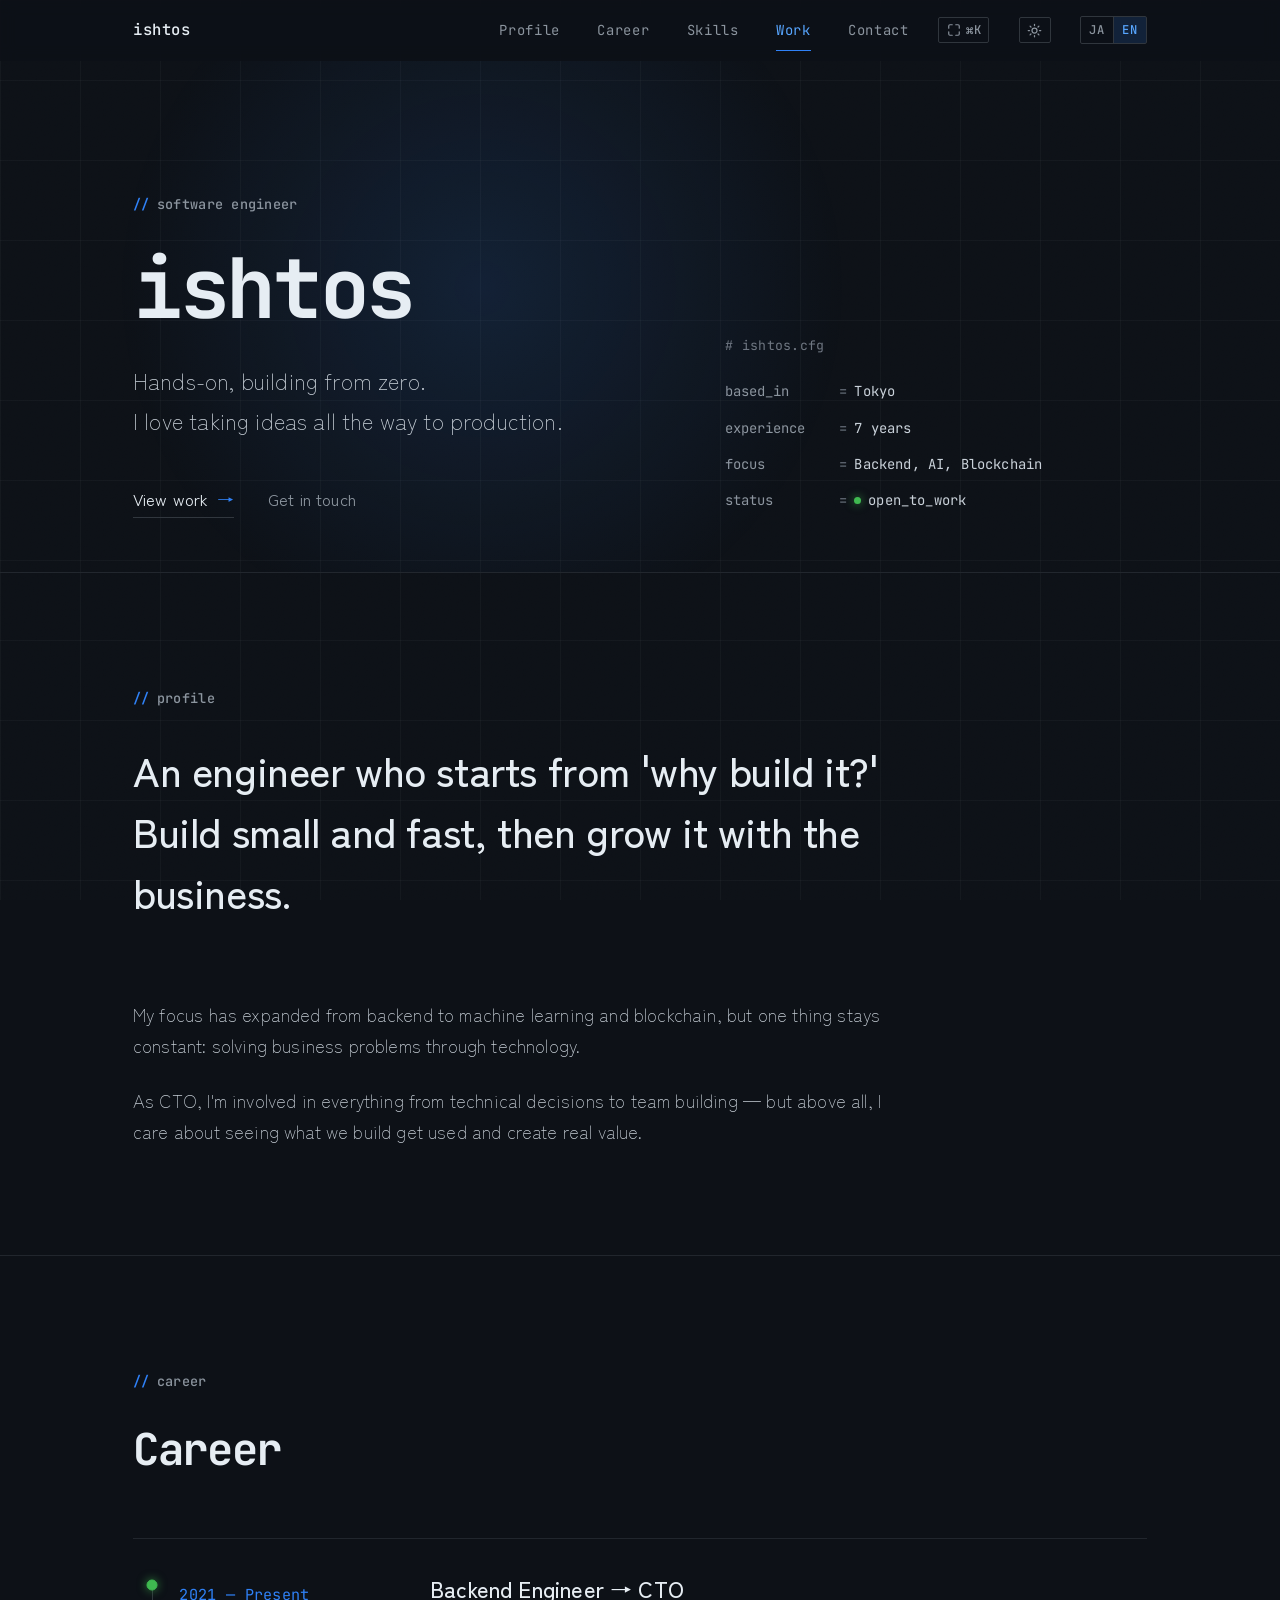
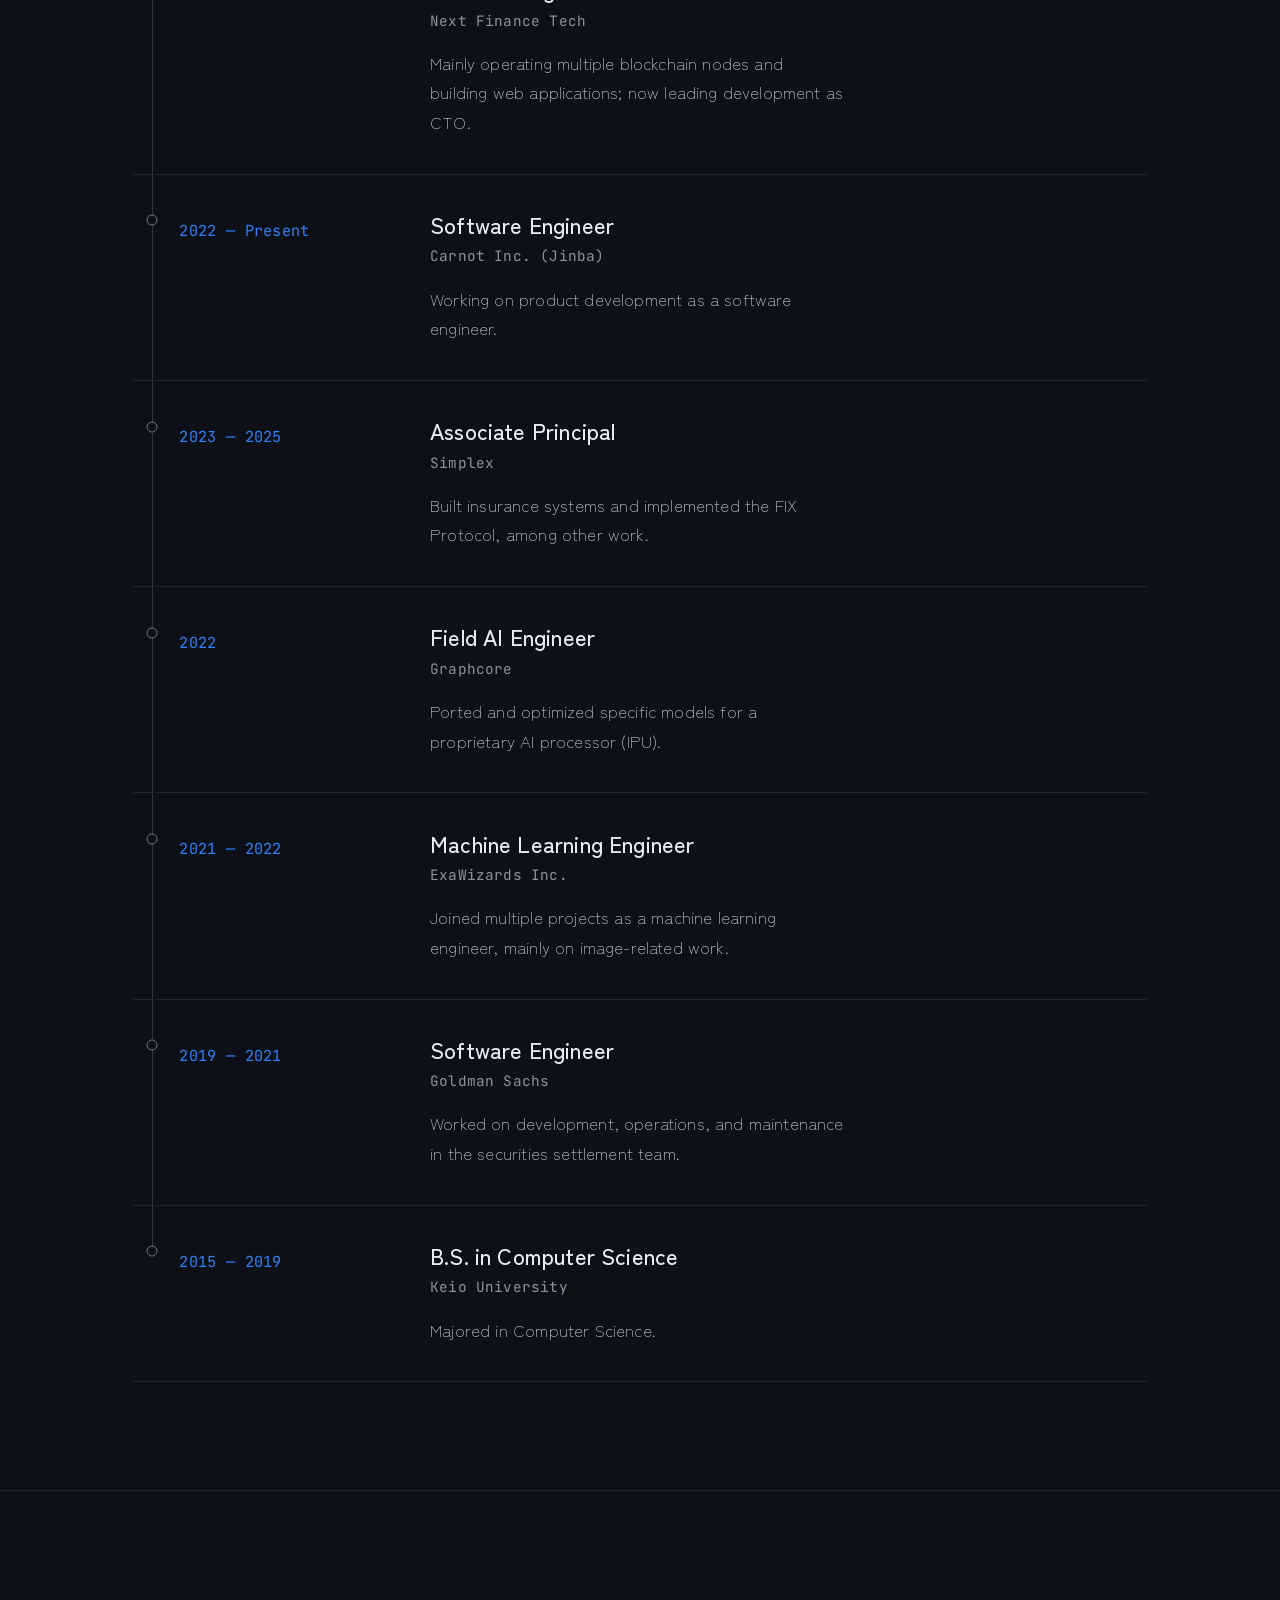
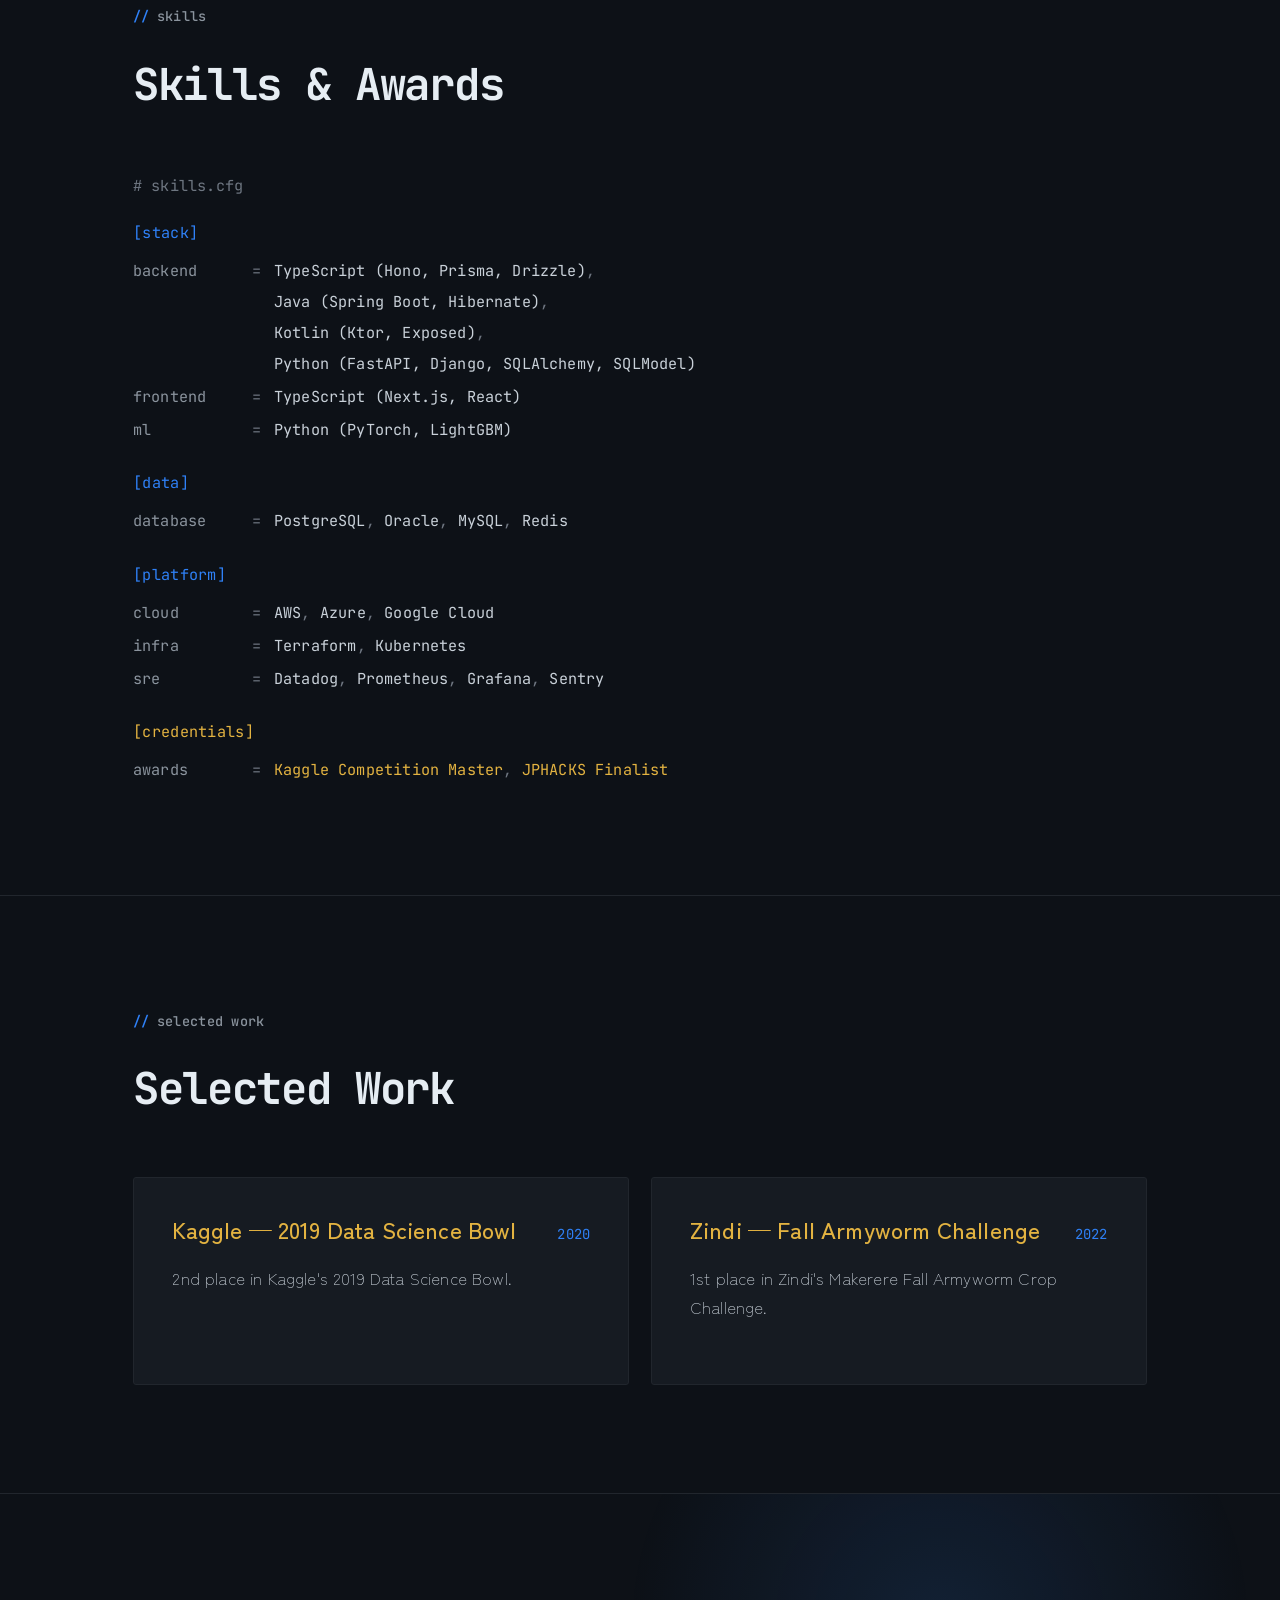
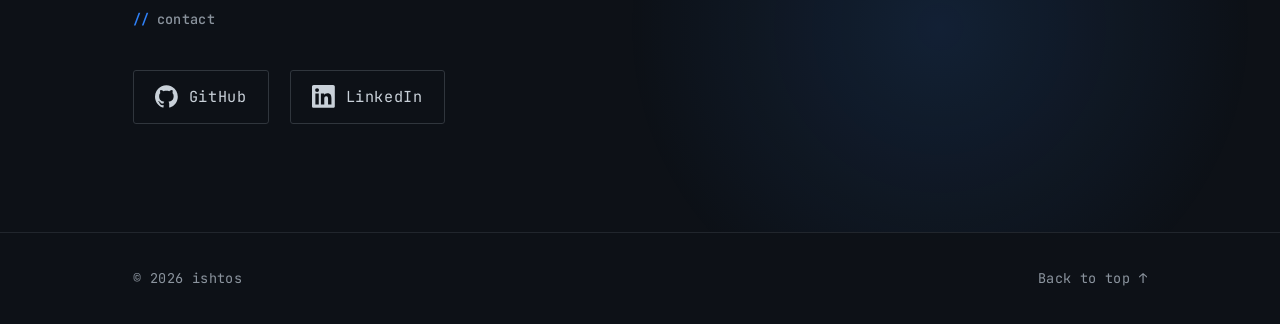
<file: index.html>
<!--
  ============================================================
  自己紹介ホームページ  /  Personal Profile Site
  デザイン: ダーク・プロダクト（深いチャコール × 抑えたブラス × 明朝 × 等幅）
  日英切替: 各要素の日本語はそのまま、英語は data-en="..." に記述。
            改行は {br} と書くと <br> になります。
  ※ 経歴・スキル・実績は LinkedIn を基に自動作成した下書きです。
    説明文は仮のものを含みます。ご自身で確認・修正してください（▼編集）。
  ============================================================
-->
<!DOCTYPE html>
<html lang="en" class="i18n-loading">
<head>
  <meta charset="UTF-8" />
  <meta name="viewport" content="width=device-width, initial-scale=1" />

  <!-- 言語適用までの一瞬のちらつき（FOUC）を防ぐ。JS 無効時は表示する。 -->
  <style>.i18n-loading body { visibility: hidden; }</style>
  <noscript><style>.i18n-loading body { visibility: visible; }</style></noscript>

  <!-- テーマを描画前に適用（ちらつき防止）。保存が無ければダーク。 -->
  <script>
    (function () {
      try {
        var t = localStorage.getItem("theme");
        document.documentElement.setAttribute("data-theme", t === "light" ? "light" : "dark");
      } catch (e) {
        document.documentElement.setAttribute("data-theme", "dark");
      }
    })();
  </script>

  <!-- ▼編集: タブ・検索結果に出るタイトルと説明文 -->
  <title>ishtos — Software Engineer</title>
  <meta name="description" content="ソフトウェアエンジニア ishtos のプロフィール。バックエンドと AI を軸に、経歴・スキル・実績を紹介しています。" />

  <meta property="og:title" content="ishtos — Software Engineer" />
  <meta property="og:description" content="バックエンドと AI を軸に、プロダクトをつくるソフトウェアエンジニアのプロフィール。" />
  <meta property="og:type" content="website" />
  <!-- ▼編集: 公開URL（ユーザーサイトなら https://<username>.github.io/） -->
  <meta property="og:url" content="https://ishtos.github.io/" />
  <meta property="og:image" content="https://ishtos.github.io/assets/og.jpg" />
  <meta property="og:image:width" content="1200" />
  <meta property="og:image:height" content="630" />
  <meta name="twitter:card" content="summary_large_image" />
  <meta name="twitter:title" content="ishtos — Software Engineer" />
  <meta name="twitter:description" content="Backend と AI を軸に、プロダクトをつくるソフトウェアエンジニア。" />
  <meta name="twitter:image" content="https://ishtos.github.io/assets/og.jpg" />

  <link rel="canonical" href="https://ishtos.github.io/" />
  <link rel="icon" type="image/svg+xml" href="assets/favicon.svg" />

  <meta name="color-scheme" content="dark light" />
  <meta name="theme-color" content="#0d1117" />

  <!-- 構造化データ（検索エンジンに「人物」として認識させる） -->
  <script type="application/ld+json">
  {
    "@context": "https://schema.org",
    "@type": "Person",
    "name": "ishtos",
    "url": "https://ishtos.github.io/",
    "jobTitle": "Software Engineer",
    "address": { "@type": "PostalAddress", "addressLocality": "Tokyo", "addressCountry": "JP" },
    "knowsAbout": ["Backend", "Machine Learning", "Blockchain"],
    "sameAs": [
      "https://github.com/ishtos",
      "https://www.linkedin.com/in/toshiki-ishikawa-1864b8167/"
    ]
  }
  </script>

  <link rel="preconnect" href="https://fonts.googleapis.com" />
  <link rel="preconnect" href="https://fonts.gstatic.com" crossorigin />
  <link href="https://fonts.googleapis.com/css2?family=JetBrains+Mono:wght@400;500;700&family=Zen+Kaku+Gothic+New:wght@300;400;500;700&display=swap" rel="stylesheet" />

  <link rel="stylesheet" href="assets/styles.css" />
</head>
<body>
  <a class="skip-link" href="#main" data-en="Skip to content">本文へスキップ</a>

  <!-- ============ トップバー ============ -->
  <header class="topbar" data-nav>
    <div class="wrap topbar__inner">
      <!-- ▼編集: 氏名 -->
      <a class="topbar__name" href="#top">ishtos</a>

      <div class="topbar__right">
        <nav class="topnav" aria-label="メインナビゲーション">
          <a href="#about" data-nav-link>Profile</a>
          <a href="#career" data-nav-link>Career</a>
          <a href="#skills" data-nav-link>Skills</a>
          <a href="#work" data-nav-link>Work</a>
          <a href="#contact" data-nav-link>Contact</a>
        </nav>

        <button class="cmdk-btn" type="button" data-cmdk-open aria-label="コマンドパレット / Command palette" title="Command palette (⌘K)">
          <svg viewBox="0 0 24 24" aria-hidden="true" fill="none" stroke="currentColor" stroke-width="2" stroke-linecap="round" stroke-linejoin="round"><path d="M9 3H5a2 2 0 0 0-2 2v4M15 3h4a2 2 0 0 1 2 2v4M9 21H5a2 2 0 0 1-2-2v-4M15 21h4a2 2 0 0 0 2-2v-4"/></svg>
          <span class="cmdk-btn__kbd" aria-hidden="true">⌘K</span>
        </button>

        <button class="themesw" type="button" data-theme-toggle aria-label="テーマ切替 / Toggle theme" title="Toggle theme">
          <svg class="icon-sun" viewBox="0 0 24 24" aria-hidden="true" fill="none" stroke="currentColor" stroke-width="2" stroke-linecap="round" stroke-linejoin="round"><circle cx="12" cy="12" r="4"/><path d="M12 2v2M12 20v2M4.93 4.93l1.41 1.41M17.66 17.66l1.41 1.41M2 12h2M20 12h2M6.34 17.66l-1.41 1.41M19.07 4.93l-1.41 1.41"/></svg>
          <svg class="icon-moon" viewBox="0 0 24 24" aria-hidden="true" fill="none" stroke="currentColor" stroke-width="2" stroke-linecap="round" stroke-linejoin="round"><path d="M21 12.79A9 9 0 1 1 11.21 3 7 7 0 0 0 21 12.79z"/></svg>
        </button>

        <div class="langsw" role="group" aria-label="言語 / Language" data-langsw>
          <button type="button" data-lang="ja" aria-pressed="false">JA</button>
          <button type="button" data-lang="en" aria-pressed="true">EN</button>
        </div>

        <button class="topbar__toggle" type="button" aria-expanded="false" aria-controls="topbar-menu" aria-label="メニューを開く" data-nav-toggle>
          <span></span><span></span>
        </button>
      </div>
    </div>

    <div class="topbar__menu" id="topbar-menu" data-nav-menu hidden>
      <a href="#about">Profile</a>
      <a href="#career">Career</a>
      <a href="#skills">Skills</a>
      <a href="#work">Work</a>
      <a href="#contact">Contact</a>
    </div>
  </header>

  <main id="main">
    <!-- ============ ヒーロー ============ -->
    <section class="hero" id="top">
      <div class="hero__glow" aria-hidden="true"></div>
      <div class="wrap hero__inner">
        <div class="hero__main">
          <!-- 肩書き・拠点（両言語共通のラベル） -->
          <p class="hero__eyebrow boot" style="--d:0"><span class="tick" aria-hidden="true"></span>Software Engineer</p>
          <!-- ▼編集: 氏名 -->
          <h1 class="hero__name boot" style="--d:1">ishtos</h1>
          <!-- ▼編集: キャッチコピー（下書き。あとで差し替えてください） -->
          <p class="hero__lead boot" style="--d:3" data-en="Hands-on, building from zero.{br}I love taking ideas all the way to production."><span class="phrase">アイデアを</span><span class="phrase">ゼロから形にして、</span><span class="phrase">世に出す。</span><br /><span class="phrase">そんなものづくりが</span><span class="phrase">好きです。</span></p>
          <div class="hero__actions boot" style="--d:5">
            <a class="lnk" href="#work"><span data-en="View work">実績を見る</span> <span class="arw" aria-hidden="true">→</span></a>
            <a class="lnk lnk--muted" href="#contact" data-en="Get in touch">連絡する</a>
          </div>
        </div>

        <!-- 設定ファイル風のプロフィール（等幅・両言語共通） -->
        <div class="hero__spec">
          <p class="spec__file boot" style="--d:2" aria-hidden="true"># ishtos.cfg</p>
          <dl class="spec">
            <div class="spec__item boot" style="--d:3">
              <dt>based_in</dt>
              <dd>Tokyo</dd>
            </div>
            <div class="spec__item boot" style="--d:4">
              <dt>experience</dt>
              <dd>7 years</dd>
            </div>
            <div class="spec__item boot" style="--d:5">
              <dt>focus</dt>
              <dd>Backend, AI, Blockchain</dd>
            </div>
            <div class="spec__item boot" style="--d:6">
              <dt>status</dt>
              <dd><span class="dot" aria-hidden="true"></span>open_to_work</dd>
            </div>
          </dl>
        </div>
      </div>
    </section>

    <!-- ============ プロフィール ============ -->
    <section class="sect" id="about">
      <div class="wrap">
        <p class="eyebrow"><span class="tick" aria-hidden="true"></span>Profile</p>

        <!-- ▼編集: 自己紹介のリード文（下書き。この一文がページの「顔」になります）
             日本語は文節ごとに <span class="phrase"> で囲み語中改行を防止。英語は data-en。 -->
        <h2 class="lead reveal" data-en="An engineer who starts from 'why build it?'{br}Build small and fast, then grow it with the business.">
          <span class="phrase">「なぜつくるのか」から</span><span class="phrase">考えるエンジニア。</span><br />
          <span class="phrase">小さく速くつくり、</span><span class="phrase">事業とともに</span><span class="phrase">育てていく。</span>
        </h2>

        <div class="about__grid">
          <!-- ▼編集: 自己紹介（下書き。ご自身の言葉に置き換えてください） -->
          <div class="about__body">
            <p class="reveal" data-en="My focus has expanded from backend to machine learning and blockchain, but one thing stays constant: solving business problems through technology.">領域はバックエンドから機械学習、ブロックチェーンへと広がってきましたが、一貫しているのは「技術で事業の課題を解く」という視点です。</p>
            <p class="reveal" data-en="As CTO, I'm involved in everything from technical decisions to team building — but above all, I care about seeing what we build get used and create real value.">CTO として技術選定やチームづくりに関わりながらも、つくったものが実際に使われ、価値を生むところまで見届けることを大切にしています。</p>
          </div>
        </div>
      </div>
    </section>

    <!-- ============ 経歴 / 職歴 ============ -->
    <section class="sect" id="career">
      <div class="wrap">
        <p class="eyebrow"><span class="tick" aria-hidden="true"></span>Career</p>
        <h2 class="sect__title reveal" data-en="Career">経歴</h2>

        <ol class="ledger">
          <!-- ▼編集: LinkedIn を基にした下書き。期間・役職・説明はご確認ください -->
          <li class="ledger__row reveal is-current">
            <div class="ledger__period" data-en="2021 — Present">2021 — 現在</div>
            <div class="ledger__main">
              <h3 class="ledger__role" data-en="Backend Engineer → CTO">バックエンドエンジニア → CTO</h3>
              <p class="ledger__org">Next Finance Tech</p>
              <p class="ledger__desc" data-en="Mainly operating multiple blockchain nodes and building web applications; now leading development as CTO.">複数のブロックチェーンノードの運用と Web アプリケーションの開発を主に担当。現在は CTO として開発をリード。</p>
            </div>
          </li>
          <li class="ledger__row reveal">
            <div class="ledger__period" data-en="2022 — Present">2022 — 現在</div>
            <div class="ledger__main">
              <h3 class="ledger__role" data-en="Software Engineer">ソフトウェアエンジニア</h3>
              <p class="ledger__org">Carnot Inc. (Jinba)</p>
              <p class="ledger__desc" data-en="Working on product development as a software engineer.">ソフトウェアエンジニアとして、プロダクト開発を担当。</p>
            </div>
          </li>
          <li class="ledger__row reveal">
            <div class="ledger__period" data-en="2023 — 2025">2023 — 2025</div>
            <div class="ledger__main">
              <h3 class="ledger__role" data-en="Associate Principal">アソシエイト・プリンシパル</h3>
              <p class="ledger__org">Simplex</p>
              <p class="ledger__desc" data-en="Built insurance systems and implemented the FIX Protocol, among other work.">保険システムの構築や FIX Protocol の実装などを担当。</p>
            </div>
          </li>
          <li class="ledger__row reveal">
            <div class="ledger__period">2022</div>
            <div class="ledger__main">
              <h3 class="ledger__role" data-en="Field AI Engineer">フィールド AI エンジニア</h3>
              <p class="ledger__org">Graphcore</p>
              <p class="ledger__desc" data-en="Ported and optimized specific models for a proprietary AI processor (IPU).">独自 AI プロセッサ（IPU）向けに、特定モデルの移植と最適化を担当。</p>
            </div>
          </li>
          <li class="ledger__row reveal">
            <div class="ledger__period" data-en="2021 — 2022">2021 — 2022</div>
            <div class="ledger__main">
              <h3 class="ledger__role" data-en="Machine Learning Engineer">機械学習エンジニア</h3>
              <p class="ledger__org">ExaWizards Inc.</p>
              <p class="ledger__desc" data-en="Joined multiple projects as a machine learning engineer, mainly on image-related work.">機械学習エンジニアとして複数のプロジェクトに携わり、主に画像案件を担当。</p>
            </div>
          </li>
          <li class="ledger__row reveal">
            <div class="ledger__period" data-en="2019 — 2021">2019 — 2021</div>
            <div class="ledger__main">
              <h3 class="ledger__role" data-en="Software Engineer">ソフトウェアエンジニア</h3>
              <p class="ledger__org">Goldman Sachs</p>
              <p class="ledger__desc" data-en="Worked on development, operations, and maintenance in the securities settlement team.">証券決済チームで、システムの開発・運用・保守を担当。</p>
            </div>
          </li>
          <li class="ledger__row reveal">
            <div class="ledger__period" data-en="2015 — 2019">2015 — 2019</div>
            <div class="ledger__main">
              <h3 class="ledger__role" data-en="B.S. in Computer Science">情報工学 学士</h3>
              <p class="ledger__org" data-en="Keio University">慶應義塾大学</p>
              <p class="ledger__desc" data-en="Majored in Computer Science.">情報工学を専攻。</p>
            </div>
          </li>
        </ol>
      </div>
    </section>

    <!-- ============ スキル / 資格 ============ -->
    <section class="sect" id="skills">
      <div class="wrap">
        <p class="eyebrow"><span class="tick" aria-hidden="true"></span>Skills</p>
        <h2 class="sect__title reveal" data-en="Skills &amp; Awards">スキル・受賞</h2>

        <!-- 設定ファイル風のスキル表記（ヒーローの # ishtos.cfg と呼応）。
             キー・値は言語共通なので data-en 不要。
             記号（# skills.cfg / = ）は装飾なので aria-hidden で読み上げ対象外にする。 -->
        <div class="cfg reveal">
          <p class="cfg__file" aria-hidden="true"># skills.cfg</p>

          <div class="cfg__block">
            <p class="cfg__section">[stack]</p>
            <div class="cfg__row">
              <span class="cfg__key">backend</span><span class="cfg__eq" aria-hidden="true">=</span>
              <span class="cfg__vals cfg__vals--stack">
                <span class="cfg__val">TypeScript (Hono, Prisma, Drizzle)</span>
                <span class="cfg__val">Java (Spring Boot, Hibernate)</span>
                <span class="cfg__val">Kotlin (Ktor, Exposed)</span>
                <span class="cfg__val">Python (FastAPI, Django, SQLAlchemy, SQLModel)</span>
              </span>
            </div>
            <div class="cfg__row">
              <span class="cfg__key">frontend</span><span class="cfg__eq" aria-hidden="true">=</span>
              <span class="cfg__vals"><span class="cfg__val">TypeScript (Next.js, React)</span></span>
            </div>
            <div class="cfg__row">
              <span class="cfg__key">ml</span><span class="cfg__eq" aria-hidden="true">=</span>
              <span class="cfg__vals"><span class="cfg__val">Python (PyTorch, LightGBM)</span></span>
            </div>
          </div>

          <div class="cfg__block">
            <p class="cfg__section">[data]</p>
            <div class="cfg__row">
              <span class="cfg__key">database</span><span class="cfg__eq" aria-hidden="true">=</span>
              <span class="cfg__vals">
                <span class="cfg__val">PostgreSQL</span><span class="cfg__val">Oracle</span><span class="cfg__val">MySQL</span><span class="cfg__val">Redis</span>
              </span>
            </div>
          </div>

          <div class="cfg__block">
            <p class="cfg__section">[platform]</p>
            <div class="cfg__row">
              <span class="cfg__key">cloud</span><span class="cfg__eq" aria-hidden="true">=</span>
              <span class="cfg__vals">
                <span class="cfg__val">AWS</span><span class="cfg__val">Azure</span><span class="cfg__val">Google Cloud</span>
              </span>
            </div>
            <div class="cfg__row">
              <span class="cfg__key">infra</span><span class="cfg__eq" aria-hidden="true">=</span>
              <span class="cfg__vals">
                <span class="cfg__val">Terraform</span><span class="cfg__val">Kubernetes</span>
              </span>
            </div>
            <div class="cfg__row">
              <span class="cfg__key">sre</span><span class="cfg__eq" aria-hidden="true">=</span>
              <span class="cfg__vals">
                <span class="cfg__val">Datadog</span><span class="cfg__val">Prometheus</span><span class="cfg__val">Grafana</span><span class="cfg__val">Sentry</span>
              </span>
            </div>
          </div>

          <div class="cfg__block cfg__block--awards">
            <p class="cfg__section">[credentials]</p>
            <div class="cfg__row">
              <span class="cfg__key">awards</span><span class="cfg__eq" aria-hidden="true">=</span>
              <span class="cfg__vals">
                <a class="cfg__val cfg__link" href="https://www.kaggle.com/tiginkgo" target="_blank" rel="noopener">Kaggle Competition Master</a><span class="cfg__val">JPHACKS Finalist</span>
              </span>
            </div>
          </div>
        </div>
      </div>
    </section>

    <!-- ============ 実績 / プロジェクト ============ -->
    <section class="sect" id="work">
      <div class="wrap">
        <p class="eyebrow"><span class="tick" aria-hidden="true"></span>Selected Work</p>
        <h2 class="sect__title reveal" data-en="Selected Work">実績</h2>

        <div class="works">
          <!-- ▼編集: LinkedIn を基にした下書き。内容はご確認・修正ください -->
          <article class="work reveal">
            <div class="work__top">
              <h3 class="work__title">Kaggle — 2019 Data Science Bowl</h3>
              <span class="work__year">2020</span>
            </div>
            <p class="work__desc" data-en="2nd place in Kaggle's 2019 Data Science Bowl.">Kaggle「2019 Data Science Bowl」で2位入賞。</p>
          </article>

          <article class="work reveal">
            <div class="work__top">
              <h3 class="work__title">Zindi — Fall Armyworm Challenge</h3>
              <span class="work__year">2022</span>
            </div>
            <p class="work__desc" data-en="1st place in Zindi's Makerere Fall Armyworm Crop Challenge.">Zindi「Makerere Fall Armyworm Crop Challenge」で1位入賞。</p>
          </article>
        </div>
      </div>
    </section>

    <!-- ============ 連絡先 ============ -->
    <section class="sect contact" id="contact">
      <div class="contact__glow" aria-hidden="true"></div>
      <div class="wrap">
        <p class="eyebrow"><span class="tick" aria-hidden="true"></span>Contact</p>

        <ul class="contact__links reveal">
          <!-- ▼編集: 連絡先。不要なものは <li> ごと削除、メール等を追加できます -->
          <li>
            <a href="https://github.com/ishtos" target="_blank" rel="noopener" aria-label="GitHub">
                <svg class="contact__icon" viewBox="0 0 24 24" role="img" aria-hidden="true" focusable="false"><path fill="currentColor" d="M12 .297c-6.63 0-12 5.373-12 12 0 5.303 3.438 9.8 8.205 11.385.6.113.82-.258.82-.577 0-.285-.01-1.04-.015-2.04-3.338.724-4.042-1.61-4.042-1.61C4.422 18.07 3.633 17.7 3.633 17.7c-1.087-.744.084-.729.084-.729 1.205.084 1.838 1.236 1.838 1.236 1.07 1.835 2.809 1.305 3.495.998.108-.776.417-1.305.76-1.605-2.665-.3-5.466-1.332-5.466-5.93 0-1.31.465-2.38 1.235-3.22-.135-.303-.54-1.523.105-3.176 0 0 1.005-.322 3.3 1.23.96-.267 1.98-.399 3-.405 1.02.006 2.04.138 3 .405 2.28-1.552 3.285-1.23 3.285-1.23.645 1.653.24 2.873.12 3.176.765.84 1.23 1.91 1.23 3.22 0 4.61-2.805 5.625-5.475 5.92.42.36.81 1.096.81 2.22 0 1.606-.015 2.896-.015 3.286 0 .315.21.69.825.57C20.565 22.092 24 17.592 24 12.297c0-6.627-5.373-12-12-12"/></svg>
                <span>GitHub</span>
            </a>
          </li>
          <li>
            <a href="https://www.linkedin.com/in/toshiki-ishikawa-1864b8167/" target="_blank" rel="noopener" aria-label="LinkedIn">
                <svg class="contact__icon" viewBox="0 0 24 24" role="img" aria-hidden="true" focusable="false"><path fill="currentColor" d="M20.447 20.452h-3.554v-5.569c0-1.328-.027-3.037-1.852-3.037-1.853 0-2.136 1.445-2.136 2.939v5.667H9.351V9h3.414v1.561h.046c.477-.9 1.637-1.85 3.37-1.85 3.601 0 4.267 2.37 4.267 5.455v6.286zM5.337 7.433a2.062 2.062 0 0 1-2.063-2.065 2.064 2.064 0 1 1 2.063 2.065zm1.782 13.019H3.555V9h3.564v11.452zM22.225 0H1.771C.792 0 0 .774 0 1.729v20.542C0 23.227.792 24 1.771 24h20.451C23.2 24 24 23.227 24 22.271V1.729C24 .774 23.2 0 22.225 0z"/></svg>
                <span>LinkedIn</span>
            </a>
          </li>
        </ul>
      </div>
    </section>
  </main>

  <footer class="foot">
    <div class="wrap foot__inner">
      <!-- ▼編集: 氏名 / 年 -->
      <span>© 2026 ishtos</span>
      <a href="#top" class="foot__top">Back to top <span aria-hidden="true">↑</span></a>
    </div>
  </footer>

  <!-- ============ コマンドパレット (⌘K) ============ -->
  <div class="cmdk" data-cmdk hidden>
    <div class="cmdk__backdrop" data-cmdk-close></div>
    <div class="cmdk__panel" role="dialog" aria-modal="true" aria-label="Command palette">
      <div class="cmdk__bar">
        <span class="cmdk__prompt" aria-hidden="true">&gt;_</span>
        <input class="cmdk__input" type="text" data-cmdk-input
               placeholder="Jump to a section, toggle theme…"
               aria-label="Command" aria-controls="cmdk-list"
               aria-expanded="true" role="combobox" aria-autocomplete="list"
               autocomplete="off" autocapitalize="off" spellcheck="false" />
        <kbd class="cmdk__esc" aria-hidden="true">esc</kbd>
      </div>
      <ul class="cmdk__list" id="cmdk-list" data-cmdk-list role="listbox" aria-label="Commands"></ul>
      <p class="cmdk__empty" data-cmdk-empty hidden>No matching command</p>
      <div class="cmdk__foot" aria-hidden="true">
        <span><kbd>↑</kbd><kbd>↓</kbd> navigate</span>
        <span><kbd>↵</kbd> select</span>
        <span><kbd>esc</kbd> close</span>
      </div>
    </div>
  </div>

  <!-- フィルムグレイン（繊細な質感） -->
  <div class="grain" aria-hidden="true"></div>

  <script src="assets/main.js" defer></script>
  <!-- FOUC ゲートの保険（main.js が古い/欠落でも本文を必ず表示する。HTML内なので常に最新） -->
  <script>
    setTimeout(function () {
      document.documentElement.classList.remove("i18n-loading");
      var h = document.querySelector(".hero");
      if (h) h.classList.add("is-booted");
    }, 500);
  </script>
</body>
</html>
</file>
<file: assets/styles.css>
/* ============================================================
   Design tokens — Dark product
   深いチャコール × 抑えたブラス × 明朝/等幅/ゴシック
   ============================================================ */
:root {
  /* GitHub Dark (Primer) */
  --bg: #0d1117;
  --bg-2: #161b22;
  --bg-3: #21262d;
  --ink: #e6edf3;
  --ink-soft: #c9d1d9;
  --muted: #8b949e;
  --faint: #6e7681;
  --line: #21262d;
  --line-2: #30363d;
  --accent: #2f81f7;
  --accent-bright: #58a6ff;
  --accent-wash: rgba(56, 139, 253, 0.15);
  --grid-line: rgba(139, 148, 158, 0.06);
  --glow: rgba(56, 139, 253, 0.13);
  --success: #3fb950;
  --success-glow: rgba(63, 185, 80, 0.5);
  --gold: #e3b341;
  --gold-bright: #f2cc60;

  /* コンテナ幅は rem 基準にして、画面幅に応じて拡大する */
  --wrap: 66rem;
  --pad: clamp(1.25rem, 5vw, 3rem);

  --serif: "Shippori Mincho", "Hiragino Mincho ProN", "Yu Mincho", serif;
  --sans: "Zen Kaku Gothic New", -apple-system, BlinkMacSystemFont, "Hiragino Sans",
    "Noto Sans JP", sans-serif;
  --mono: "JetBrains Mono", "Zen Kaku Gothic New", ui-monospace, "SFMono-Regular",
    Menlo, monospace;

  --ease: cubic-bezier(0.16, 1, 0.3, 1);
}

/* ============================================================
   Light theme（data-theme="light" のとき上書き。ダークがデフォルト）
   ============================================================ */
:root[data-theme="light"] {
  /* GitHub Light (Primer) */
  --bg: #ffffff;
  --bg-2: #f6f8fa;
  --bg-3: #eaeef2;
  --ink: #1f2328;
  --ink-soft: #424a53;
  --muted: #59636e;
  --faint: #6e7781;
  --line: #d8dee4;
  --line-2: #d0d7de;
  --accent: #0969da;
  --accent-bright: #0550ae;
  --accent-wash: rgba(9, 105, 218, 0.1);
  --grid-line: rgba(31, 35, 40, 0.045);
  --glow: rgba(9, 105, 218, 0.08);
  --success: #1a7f37;
  --success-glow: rgba(26, 127, 55, 0.4);
  --gold: #9e6a03;
  --gold-bright: #7d5200;
}

/* ============================================================
   Base
   ============================================================ */
* {
  box-sizing: border-box;
}

html {
  /* 画面幅に応じて基準フォントサイズを拡大（広い画面で小さく見えるのを防ぐ）。
     すべての rem 指定（文字・余白・コンテナ幅）が連動して拡大する。 */
  font-size: clamp(16.5px, 0.5vw + 10.5px, 26px);
  scroll-behavior: smooth;
  -webkit-text-size-adjust: 100%;
}
@media (prefers-reduced-motion: reduce) {
  html {
    scroll-behavior: auto;
  }
}

body {
  margin: 0;
  font-family: var(--sans);
  font-weight: 400;
  color: var(--ink);
  background: var(--bg);
  line-height: 1.75;
  letter-spacing: 0.01em;
  -webkit-font-smoothing: antialiased;
  text-rendering: optimizeLegibility;
}

h1,
h2,
h3 {
  margin: 0;
  font-weight: 400;
  line-height: 1.16;
}

p {
  margin: 0;
}

a {
  color: inherit;
  text-decoration: none;
}

ul,
ol,
dl {
  margin: 0;
  padding: 0;
  list-style: none;
}

dd {
  margin: 0;
}

:focus-visible {
  outline: 2px solid var(--accent);
  outline-offset: 3px;
  border-radius: 2px;
}

::selection {
  background: var(--accent-wash);
  color: var(--accent-bright);
}

.wrap {
  width: 100%;
  max-width: var(--wrap);
  margin-inline: auto;
  padding-inline: var(--pad);
}

.skip-link {
  position: absolute;
  left: 1rem;
  top: -100px;
  z-index: 200;
  background: var(--accent);
  color: #ffffff;
  padding: 0.6rem 1rem;
  font-family: var(--mono);
  font-size: 0.85rem;
  transition: top 0.2s var(--ease);
}
.skip-link:focus {
  top: 1rem;
}

/* 日本語の語中改行を避ける */
.hero__name,
.hero__lead,
.lead,
.sect__title,
.contact__title {
  word-break: keep-all;
  overflow-wrap: anywhere;
}
/* 文節ごとの折り返し（語中改行・句読点の行頭禁則を防ぐ） */
.phrase {
  white-space: nowrap;
}

/* 共通の小見出し（等幅ラベル） */
.eyebrow,
.hero__eyebrow {
  display: inline-flex;
  align-items: center;
  gap: 0.55em;
  font-family: var(--mono);
  font-size: 0.8rem;
  font-weight: 500;
  letter-spacing: 0.02em;
  text-transform: lowercase;
  color: var(--muted);
}
/* コードコメント風の // マーカー */
.tick {
  color: var(--accent);
  font-weight: 600;
}
.tick::before {
  content: "//";
}

/* ブラス色のインラインリンク */
.lnk {
  display: inline-flex;
  align-items: center;
  gap: 0.5em;
  font-size: 1rem;
  color: var(--ink);
  padding-bottom: 3px;
  border-bottom: 1px solid var(--line-2);
  transition: color 0.25s var(--ease), border-color 0.25s var(--ease);
}
.lnk .arw {
  color: var(--accent);
  transition: transform 0.25s var(--ease);
}
.lnk:hover {
  color: var(--accent-bright);
  border-color: var(--accent);
}
.lnk:hover .arw {
  transform: translateX(4px);
}
.lnk--muted {
  color: var(--muted);
  border-color: transparent;
}
.lnk--muted:hover {
  color: var(--ink);
  border-color: var(--line-2);
}

/* ============================================================
   Grain & atmosphere
   ============================================================ */
/* ブループリント調の極薄グリッド（技術的な奥行き） */
body::before {
  content: "";
  position: fixed;
  inset: 0;
  z-index: 0;
  pointer-events: none;
  background-image:
    linear-gradient(to right, var(--grid-line) 1px, transparent 1px),
    linear-gradient(to bottom, var(--grid-line) 1px, transparent 1px);
  background-size: 80px 80px;
}

.grain {
  position: fixed;
  inset: 0;
  z-index: 3;
  pointer-events: none;
  opacity: 0.04;
  mix-blend-mode: overlay;
  background-image: url("data:image/svg+xml,%3Csvg xmlns='http://www.w3.org/2000/svg' width='140' height='140'%3E%3Cfilter id='n'%3E%3CfeTurbulence type='fractalNoise' baseFrequency='0.85' numOctaves='2' stitchTiles='stitch'/%3E%3C/filter%3E%3Crect width='100%25' height='100%25' filter='url(%23n)'/%3E%3C/svg%3E");
}
@media (prefers-reduced-motion: reduce) {
  .grain {
    display: none;
  }
}

/* ============================================================
   Top bar
   ============================================================ */
.topbar {
  position: sticky;
  top: 0;
  z-index: 100;
  background: color-mix(in srgb, var(--bg) 88%, transparent);
  -webkit-backdrop-filter: blur(8px);
  backdrop-filter: blur(8px);
  border-bottom: 1px solid transparent;
  transition: border-color 0.3s var(--ease), background 0.3s var(--ease);
}
.topbar.is-scrolled {
  border-bottom-color: var(--line);
  background: color-mix(in srgb, var(--bg) 94%, transparent);
}
.topbar__inner {
  display: flex;
  align-items: center;
  justify-content: space-between;
  height: 60px;
}
.topbar__name {
  font-family: var(--mono);
  font-size: 0.92rem;
  font-weight: 500;
  letter-spacing: 0.04em;
}
.topbar__name:hover {
  color: var(--accent-bright);
}
.topnav {
  display: flex;
  gap: clamp(1.1rem, 3vw, 2.2rem);
}
.topnav a {
  position: relative;
  font-family: var(--mono);
  font-size: 0.82rem;
  letter-spacing: 0.05em;
  color: var(--muted);
  padding: 0.4rem 0;
  transition: color 0.25s var(--ease);
}
.topnav a::after {
  content: "";
  position: absolute;
  left: 0;
  bottom: -2px;
  width: 100%;
  height: 1px;
  background: var(--accent);
  transform: scaleX(0);
  transform-origin: left;
  transition: transform 0.3s var(--ease);
}
.topnav a:hover {
  color: var(--ink);
}
.topnav a.is-active {
  color: var(--accent-bright);
}
.topnav a.is-active::after {
  transform: scaleX(1);
}

.topbar__right {
  display: flex;
  align-items: center;
  gap: clamp(1rem, 3vw, 1.75rem);
}

/* 言語切替 JA / EN */
.langsw {
  display: inline-flex;
  align-items: stretch;
  border: 1px solid var(--line-2);
  border-radius: 2px;
  overflow: hidden;
}
.langsw button {
  font-family: var(--mono);
  font-size: 0.72rem;
  font-weight: 500;
  letter-spacing: 0.08em;
  padding: 0.4em 0.65em;
  border: none;
  background: none;
  color: var(--muted);
  cursor: pointer;
  transition: color 0.2s var(--ease), background 0.2s var(--ease);
}
.langsw button + button {
  border-left: 1px solid var(--line-2);
}
.langsw button:hover {
  color: var(--ink);
}
.langsw button[aria-pressed="true"] {
  color: var(--accent-bright);
  background: var(--accent-wash);
}

/* テーマ切替（ダーク⇔ライト） */
.themesw {
  display: inline-flex;
  align-items: center;
  justify-content: center;
  width: 32px;
  height: 26px;
  padding: 0;
  border: 1px solid var(--line-2);
  border-radius: 2px;
  background: none;
  color: var(--muted);
  cursor: pointer;
  transition: color 0.2s var(--ease), border-color 0.2s var(--ease);
}
.themesw:hover {
  color: var(--accent-bright);
  border-color: var(--accent);
}
.themesw svg {
  width: 15px;
  height: 15px;
  display: block;
}
/* ダーク時は「ライトへ」= 太陽、ライト時は「ダークへ」= 月 を表示 */
.themesw .icon-moon {
  display: none;
}
:root[data-theme="light"] .themesw .icon-sun {
  display: none;
}
:root[data-theme="light"] .themesw .icon-moon {
  display: block;
}

/* ⌘K コマンドパレットのトリガー */
.cmdk-btn {
  display: inline-flex;
  align-items: center;
  gap: 0.4em;
  height: 26px;
  padding: 0 0.55em;
  border: 1px solid var(--line-2);
  border-radius: 2px;
  background: none;
  color: var(--muted);
  cursor: pointer;
  font-family: var(--mono);
  transition: color 0.2s var(--ease), border-color 0.2s var(--ease);
}
.cmdk-btn:hover {
  color: var(--accent-bright);
  border-color: var(--accent);
}
.cmdk-btn svg {
  width: 14px;
  height: 14px;
  display: block;
}
.cmdk-btn__kbd {
  font-size: 0.72rem;
  font-weight: 500;
  letter-spacing: 0.04em;
}
@media (max-width: 400px) {
  .cmdk-btn__kbd {
    display: none;
  }
}

.topbar__toggle {
  display: none;
  flex-direction: column;
  justify-content: center;
  gap: 5px;
  width: 40px;
  height: 40px;
  padding: 0;
  border: none;
  background: none;
  cursor: pointer;
}
.topbar__toggle span {
  display: block;
  width: 22px;
  height: 1.5px;
  margin-inline: auto;
  background: var(--ink);
  transition: transform 0.3s var(--ease), opacity 0.2s var(--ease);
}
.topbar__toggle[aria-expanded="true"] span:nth-child(1) {
  transform: translateY(3.25px) rotate(45deg);
}
.topbar__toggle[aria-expanded="true"] span:nth-child(2) {
  transform: translateY(-3.25px) rotate(-45deg);
}
.topbar__menu {
  display: flex;
  flex-direction: column;
  padding: 0.5rem var(--pad) 1.25rem;
  border-top: 1px solid var(--line);
}
.topbar__menu a {
  font-family: var(--mono);
  font-size: 0.95rem;
  letter-spacing: 0.05em;
  color: var(--ink-soft);
  padding: 0.9rem 0;
  border-bottom: 1px solid var(--line);
}
.topbar__menu[hidden] {
  display: none;
}

/* ============================================================
   Hero
   ============================================================ */
.hero {
  position: relative;
  padding-top: clamp(4.5rem, 14vh, 9rem);
  padding-bottom: clamp(2.5rem, 6vh, 4rem);
  overflow: hidden;
  scroll-margin-top: 80px;
}
.hero__glow {
  position: absolute;
  top: -30%;
  left: 8%;
  width: min(760px, 90%);
  aspect-ratio: 1;
  background: radial-gradient(
    circle,
    var(--glow),
    transparent 68%
  );
  pointer-events: none;
}
.hero__inner {
  position: relative;
  display: grid;
  grid-template-columns: 1.1fr 0.9fr;
  gap: clamp(2rem, 6vw, 5.5rem);
  align-items: end;
}
.hero__main {
  min-width: 0;
}
.hero__eyebrow {
  margin-bottom: 1.75rem;
}
.hero__name {
  font-family: var(--mono);
  font-weight: 700;
  font-size: clamp(2.6rem, 6.5vw, 5.5rem);
  letter-spacing: -0.04em;
  line-height: 1.02;
  color: var(--ink);
}
.hero__lead {
  margin-top: 1.75rem;
  max-width: 30rem;
  font-size: clamp(1.05rem, 2.4vw, 1.3rem);
  font-weight: 300;
  color: var(--ink-soft);
  line-height: 1.85;
}
.hero__actions {
  display: flex;
  flex-wrap: wrap;
  gap: 1rem 2rem;
  margin-top: 2.5rem;
}

/* 設定ファイル風のプロフィール（右カラム） */
.spec__file {
  font-family: var(--mono);
  font-size: 0.78rem;
  letter-spacing: 0.02em;
  color: var(--faint);
  margin-bottom: 1rem;
}
.spec {
  display: flex;
  flex-direction: column;
  gap: 0.12rem;
}
.spec__item {
  display: flex;
  align-items: center;
  gap: 0.6em;
  padding: 0.3rem 0;
}
.spec dt {
  flex: none;
  width: 7.5em;
  font-family: var(--mono);
  font-size: 0.82rem;
  letter-spacing: 0;
  color: var(--muted);
}
.spec dd {
  display: flex;
  align-items: center;
  gap: 0.5em;
  font-family: var(--mono);
  font-size: 0.82rem;
  color: var(--ink-soft);
}
/* skills.cfg と同じ key = value 書式（= を値カラムの先頭で揃える） */
.spec dd::before {
  content: "=";
  color: var(--faint);
}
.dot {
  width: 7px;
  height: 7px;
  border-radius: 50%;
  background: var(--success);
  box-shadow: 0 0 8px 1px var(--success-glow);
  animation: pulse 2.4s ease-in-out infinite;
}
@keyframes pulse {
  0%, 100% {
    box-shadow: 0 0 7px 1px var(--success-glow);
    opacity: 1;
  }
  50% {
    box-shadow: 0 0 13px 2px var(--success-glow);
    opacity: 0.82;
  }
}
@media (prefers-reduced-motion: reduce) {
  .dot {
    animation: none;
  }
}

/* 起動シーケンス。.js が付いた時だけ隠して段階表示する（JS無効なら常時表示） */
.js .hero .boot {
  opacity: 0;
  transform: translateY(12px);
}
.js .hero.is-booted .boot {
  opacity: 1;
  transform: none;
  transition: opacity 0.7s var(--ease), transform 0.7s var(--ease);
  transition-delay: calc(var(--d, 0) * 90ms);
}
@media (prefers-reduced-motion: reduce) {
  .js .hero .boot {
    opacity: 1;
    transform: none;
    transition: none;
  }
}

/* ============================================================
   Sections (shared)
   ============================================================ */
.sect {
  position: relative;
  padding-block: clamp(4.5rem, 12vh, 8rem);
  border-top: 1px solid var(--line);
  scroll-margin-top: 80px;
}
.eyebrow {
  margin-bottom: 1.75rem;
}
.sect__title {
  font-family: var(--mono);
  font-weight: 700;
  font-size: clamp(1.7rem, 4vw, 2.6rem);
  letter-spacing: -0.03em;
  color: var(--ink);
  margin-bottom: clamp(2.5rem, 6vw, 3.75rem);
}

/* ============================================================
   About
   ============================================================ */
.lead {
  font-family: var(--sans);
  font-weight: 500;
  font-size: clamp(1.5rem, 3.6vw, 2.4rem);
  line-height: 1.5;
  letter-spacing: -0.01em;
  color: var(--ink);
  max-width: 22em;
  margin-bottom: clamp(3rem, 7vw, 4.5rem);
}
.about__grid {
  display: grid;
  grid-template-columns: 1fr;
  gap: clamp(2rem, 6vw, 5rem);
  align-items: start;
}
.about__body {
  max-width: 46rem;
}
.about__body p {
  font-size: 1.06rem;
  font-weight: 300;
  color: var(--ink-soft);
  margin-bottom: 1.4rem;
}
.about__body p:last-child {
  margin-bottom: 0;
}
.facts {
  border-top: 1px solid var(--line);
}
.facts__row {
  display: flex;
  justify-content: space-between;
  align-items: baseline;
  gap: 1rem;
  padding: 1rem 0;
  border-bottom: 1px solid var(--line);
}
.facts dt {
  font-family: var(--mono);
  font-size: 0.78rem;
  letter-spacing: 0.08em;
  text-transform: uppercase;
  color: var(--muted);
}
.facts dd {
  font-size: 0.98rem;
  color: var(--ink);
  text-align: right;
}

/* ============================================================
   Career — ledger
   ============================================================ */
.ledger {
  position: relative;
  border-top: 1px solid var(--line);
}
.ledger__row {
  position: relative;
  display: grid;
  grid-template-columns: 200px 1fr;
  gap: clamp(1rem, 4vw, 3rem);
  padding: clamp(1.6rem, 3vw, 2.2rem) 1.25rem clamp(1.6rem, 3vw, 2.2rem) 2.75rem;
  border-bottom: 1px solid var(--line);
  transition: background 0.3s var(--ease);
}
.ledger__row:hover {
  background: var(--bg-2);
}
/* タイムラインの背骨。各行が縦線の一区間を担い、連続した1本に見える */
.ledger__row::before {
  content: "";
  position: absolute;
  left: 1.1rem;
  top: 0;
  bottom: 0;
  width: 1px;
  background: var(--line-2);
}
.ledger__row:first-child::before {
  top: calc(clamp(1.6rem, 3vw, 2.2rem) + 0.5rem);
}
.ledger__row:last-child::before {
  bottom: auto;
  height: calc(clamp(1.6rem, 3vw, 2.2rem) + 0.5rem);
}
/* 各役職のノード */
.ledger__row::after {
  content: "";
  position: absolute;
  left: 1.1rem;
  top: calc(clamp(1.6rem, 3vw, 2.2rem) + 0.5rem);
  width: 9px;
  height: 9px;
  border-radius: 50%;
  background: var(--bg);
  border: 1.5px solid var(--faint);
  transform: translate(-50%, -50%);
  transition: border-color 0.3s var(--ease), background 0.3s var(--ease);
}
.ledger__row:hover::after {
  border-color: var(--accent);
}
/* 現職ノードは緑で脈打つ（ステータスドットと同じ「生きている」言語） */
.ledger__row.is-current::after {
  border-color: var(--success);
  background: var(--success);
  box-shadow: 0 0 8px 1px var(--success-glow);
  animation: pulse 2.4s ease-in-out infinite;
}
@media (prefers-reduced-motion: reduce) {
  .ledger__row.is-current::after {
    animation: none;
  }
}
.ledger__period {
  font-family: var(--mono);
  font-size: 0.9rem;
  letter-spacing: 0.02em;
  color: var(--accent);
  padding-top: 0.35rem;
}
.ledger__role {
  font-size: 1.3rem;
  font-weight: 500;
  color: var(--ink);
}
.ledger__org {
  font-family: var(--mono);
  font-size: 0.85rem;
  color: var(--muted);
  margin-top: 0.35rem;
}
.ledger__desc {
  font-size: 1rem;
  font-weight: 300;
  color: var(--ink-soft);
  margin-top: 0.9rem;
  max-width: 46ch;
}

/* ============================================================
   Skills
   ============================================================ */
/* 設定ファイル風のスキル表記（ヒーローの # ishtos.cfg と同じ書式で統一） */
.cfg {
  font-family: var(--mono);
  font-size: 0.9rem;
  line-height: 1.7;
  overflow-x: auto;
}
.cfg__file {
  color: var(--faint);
  margin-bottom: 1.25rem;
}
.cfg__block + .cfg__block {
  margin-top: 1.4rem;
}
.cfg__section {
  color: var(--accent);
  letter-spacing: 0.02em;
  margin-bottom: 0.5rem;
}
.cfg__row {
  display: grid;
  grid-template-columns: 7em auto 1fr;
  gap: 0.2rem 0.75rem;
  align-items: start;
  padding: 0.22rem 0;
}
.cfg__key {
  color: var(--muted);
}
.cfg__eq {
  color: var(--faint);
}
.cfg__vals {
  display: flex;
  flex-wrap: wrap;
  gap: 0.1rem 0.55rem;
  min-width: 0;
}
.cfg__vals--stack {
  flex-direction: column;
  gap: 0.3rem;
}
.cfg__val {
  color: var(--ink-soft);
  transition: color 0.2s var(--ease);
}
/* 値はカンマ区切り（config らしく。改行スタックの行末にも付ける） */
.cfg__val:not(:last-child)::after {
  content: ",";
  color: var(--faint);
}
.cfg__val:hover {
  color: var(--accent-bright);
}
/* Kaggle プロフィールへのリンク（値の中で唯一のリンク。青で示す） */
.cfg__link {
  color: var(--accent);
}
.cfg__link:hover {
  color: var(--accent-bright);
  text-decoration: underline;
  text-underline-offset: 3px;
}
/* 受賞歴（[credentials]）は金色で強調 */
.cfg__block--awards .cfg__section,
.cfg__block--awards .cfg__val {
  color: var(--gold);
}
.cfg__block--awards .cfg__val:hover,
.cfg__block--awards .cfg__link:hover {
  color: var(--gold-bright);
}
@media (max-width: 560px) {
  .cfg__row {
    grid-template-columns: 1fr;
    gap: 0.15rem;
    padding: 0.5rem 0;
  }
  .cfg__eq {
    display: none;
  }
  .cfg__key {
    color: var(--accent-bright);
  }
  .cfg__vals {
    padding-left: 0.9rem;
  }
}

.chips {
  display: flex;
  flex-wrap: wrap;
  gap: 0.6rem;
}
.chips li {
  font-family: var(--mono);
  font-size: 0.86rem;
  color: var(--ink-soft);
  padding: 0.4em 0.9em;
  border: 1px solid var(--line-2);
  border-radius: 2px;
  transition: border-color 0.25s var(--ease), color 0.25s var(--ease),
    background 0.25s var(--ease);
}
.chips li:hover {
  border-color: var(--accent);
  color: var(--accent-bright);
  background: var(--accent-wash);
}
.chips--plain li {
  border: none;
  padding: 0;
  color: var(--muted);
}
.chips--plain li:hover {
  background: none;
  color: var(--muted);
}
.chips--plain li:not(:last-child)::after {
  content: "·";
  margin-left: 0.6rem;
  color: var(--faint);
}

/* ============================================================
   Work
   ============================================================ */
.works {
  display: grid;
  grid-template-columns: repeat(auto-fit, minmax(300px, 1fr));
  gap: 1.25rem;
}
.work {
  position: relative;
  display: flex;
  flex-direction: column;
  padding: clamp(1.75rem, 3vw, 2.4rem);
  background: var(--bg-2);
  border: 1px solid var(--line);
  border-radius: 3px;
  overflow: hidden;
  transition: background 0.3s var(--ease), border-color 0.3s var(--ease),
    transform 0.4s var(--ease);
}
/* 上端の繊細な光 */
.work::before {
  content: "";
  position: absolute;
  inset: 0 0 auto;
  height: 1px;
  background: linear-gradient(
    90deg,
    transparent,
    var(--accent-bright),
    transparent
  );
  opacity: 0;
  transition: opacity 0.4s var(--ease);
}
.work:hover {
  background: var(--bg-3);
  border-color: var(--line-2);
  transform: translateY(-5px);
}
.work:hover::before {
  opacity: 1;
}
.work__top {
  display: flex;
  align-items: baseline;
  justify-content: space-between;
  gap: 1rem;
  margin-bottom: 1rem;
}
.work__title {
  font-size: 1.35rem;
  font-weight: 500;
  color: var(--gold);
}
.work__year {
  font-family: var(--mono);
  font-size: 0.82rem;
  color: var(--accent);
  white-space: nowrap;
}
.work__desc {
  font-size: 1rem;
  font-weight: 300;
  color: var(--ink-soft);
  margin-bottom: 1.4rem;
}
.work .chips--plain {
  margin-top: auto;
}
.work__link {
  display: inline-flex;
  align-items: center;
  gap: 0.5em;
  margin-top: 1.5rem;
  font-family: var(--mono);
  font-size: 0.85rem;
  color: var(--ink);
  transition: color 0.25s var(--ease);
}
.work__link .arw {
  color: var(--accent);
  transition: transform 0.25s var(--ease);
}
.work__link:hover {
  color: var(--accent-bright);
}
.work__link:hover .arw {
  transform: translateX(4px);
}

/* ============================================================
   Contact
   ============================================================ */
.contact {
  overflow: hidden;
}
.contact__glow {
  position: absolute;
  bottom: -40%;
  right: 0;
  width: min(680px, 90%);
  aspect-ratio: 1;
  background: radial-gradient(
    circle,
    var(--glow),
    transparent 65%
  );
  pointer-events: none;
}
.contact .wrap {
  position: relative;
}
.contact__title {
  font-family: var(--sans);
  font-weight: 700;
  font-size: clamp(2.2rem, 5.5vw, 3.8rem);
  line-height: 1.2;
  letter-spacing: -0.02em;
  color: var(--ink);
}
.contact__note {
  margin-top: 1.5rem;
  font-size: 1.1rem;
  font-weight: 300;
  color: var(--ink-soft);
}
.contact__links {
  display: flex;
  flex-wrap: wrap;
  gap: 1rem 1.25rem;
  margin-top: 0.5rem;
}
.contact__links a {
  display: inline-flex;
  align-items: center;
  gap: 0.7em;
  padding: 0.85em 1.4em;
  border: 1px solid var(--line-2);
  border-radius: 3px;
  font-family: var(--mono);
  font-size: 0.9rem;
  letter-spacing: 0.04em;
  color: var(--ink-soft);
  transition: color 0.25s var(--ease), border-color 0.25s var(--ease),
    background 0.25s var(--ease);
}
.contact__links a:hover {
  color: var(--accent-bright);
  border-color: var(--accent);
  background: var(--accent-wash);
}
.contact__icon {
  width: 1.5em;
  height: 1.5em;
  flex: none;
}

/* ============================================================
   Footer
   ============================================================ */
.foot {
  padding-block: 2rem;
  border-top: 1px solid var(--line);
}
.foot__inner {
  display: flex;
  flex-wrap: wrap;
  gap: 0.75rem 1.5rem;
  justify-content: space-between;
  align-items: center;
  font-family: var(--mono);
  font-size: 0.8rem;
  letter-spacing: 0.03em;
  color: var(--muted);
}
.foot__top {
  transition: color 0.2s var(--ease);
}
.foot__top:hover {
  color: var(--accent-bright);
}

/* ============================================================
   Command palette (⌘K)
   ============================================================ */
.cmdk {
  position: fixed;
  inset: 0;
  z-index: 300;
  display: flex;
  justify-content: center;
  align-items: flex-start;
  padding: clamp(3rem, 12vh, 8rem) 1rem 2rem;
}
.cmdk[hidden] {
  display: none;
}
.cmdk__backdrop {
  position: fixed;
  inset: 0;
  background: color-mix(in srgb, var(--bg) 55%, transparent);
  -webkit-backdrop-filter: blur(4px);
  backdrop-filter: blur(4px);
  animation: cmdk-fade 0.15s var(--ease);
}
.cmdk__panel {
  position: relative;
  width: min(560px, 100%);
  max-height: 100%;
  display: flex;
  flex-direction: column;
  background: var(--bg-2);
  border: 1px solid var(--line-2);
  border-radius: 10px;
  box-shadow: 0 24px 60px -12px rgba(0, 0, 0, 0.5), 0 0 0 1px var(--glow);
  overflow: hidden;
  animation: cmdk-pop 0.18s var(--ease);
}
@keyframes cmdk-fade {
  from { opacity: 0; }
}
@keyframes cmdk-pop {
  from { opacity: 0; transform: translateY(-8px) scale(0.99); }
}
@media (prefers-reduced-motion: reduce) {
  .cmdk__backdrop,
  .cmdk__panel {
    animation: none;
  }
}
.cmdk__bar {
  display: flex;
  align-items: center;
  gap: 0.7em;
  padding: 0.85rem 1rem;
  border-bottom: 1px solid var(--line);
}
.cmdk__prompt {
  flex: none;
  font-family: var(--mono);
  font-size: 0.95rem;
  color: var(--accent);
}
.cmdk__input {
  flex: 1;
  min-width: 0;
  border: none;
  background: none;
  color: var(--ink);
  font-family: var(--mono);
  font-size: 0.95rem;
  letter-spacing: 0.01em;
  outline: none;
}
.cmdk__input::placeholder {
  color: var(--faint);
}
.cmdk__esc {
  flex: none;
  font-family: var(--mono);
  font-size: 0.68rem;
  color: var(--muted);
  border: 1px solid var(--line-2);
  border-radius: 3px;
  padding: 0.1em 0.4em;
}
.cmdk__list {
  flex: 1 1 auto;
  min-height: 0;
  overflow-y: auto;
  padding: 0.4rem;
}
.cmdk__item {
  display: flex;
  align-items: center;
  gap: 0.85em;
  padding: 0.6rem 0.75rem;
  border-radius: 6px;
  cursor: pointer;
  color: var(--ink-soft);
}
.cmdk__item[hidden] {
  display: none;
}
.cmdk__item.is-active {
  background: var(--accent-wash);
  color: var(--accent-bright);
}
.cmdk__icon {
  flex: none;
  width: 1.4em;
  text-align: center;
  font-family: var(--mono);
  color: var(--accent);
}
.cmdk__item.is-active .cmdk__icon {
  color: var(--accent-bright);
}
.cmdk__label {
  flex: 1;
  min-width: 0;
  font-size: 0.92rem;
}
.cmdk__hint {
  flex: none;
  font-family: var(--mono);
  font-size: 0.75rem;
  color: var(--faint);
}
.cmdk__empty {
  padding: 1.5rem;
  text-align: center;
  color: var(--muted);
  font-family: var(--mono);
  font-size: 0.85rem;
}
.cmdk__empty[hidden] {
  display: none;
}
.cmdk__foot {
  display: flex;
  flex-wrap: wrap;
  gap: 0.4rem 1.2rem;
  padding: 0.7rem 1rem;
  border-top: 1px solid var(--line);
  font-family: var(--mono);
  font-size: 0.72rem;
  color: var(--muted);
}
.cmdk__foot kbd {
  font-family: var(--mono);
  border: 1px solid var(--line-2);
  border-radius: 3px;
  padding: 0 0.35em;
  margin-right: 0.15em;
  color: var(--ink-soft);
}
body.is-cmdk-open {
  overflow: hidden;
}

/* ============================================================
   Reveal on scroll
   ============================================================ */
.reveal {
  opacity: 0;
  transform: translateY(22px);
  transition: opacity 0.8s var(--ease), transform 0.8s var(--ease);
}
.reveal.is-visible {
  opacity: 1;
  transform: none;
}
@media (prefers-reduced-motion: reduce) {
  .reveal {
    opacity: 1;
    transform: none;
    transition: none;
  }
  .work:hover,
  .ledger__row {
    transform: none;
  }
}

/* ============================================================
   Responsive
   ============================================================ */
@media (max-width: 860px) {
  .topnav {
    display: none;
  }
  .topbar__toggle {
    display: flex;
  }
  .hero__inner {
    grid-template-columns: 1fr;
    gap: clamp(2.5rem, 8vw, 3.5rem);
    align-items: start;
  }
  .about__grid {
    grid-template-columns: 1fr;
  }
  .ledger__row,
  .skills__group {
    grid-template-columns: 1fr;
    gap: 0.6rem;
  }
  .skills__group {
    gap: 1rem;
  }
  .ledger__period {
    padding-top: 0;
  }
}

@media (min-width: 861px) {
  .topbar__menu {
    display: none !important;
  }
}
</file>
